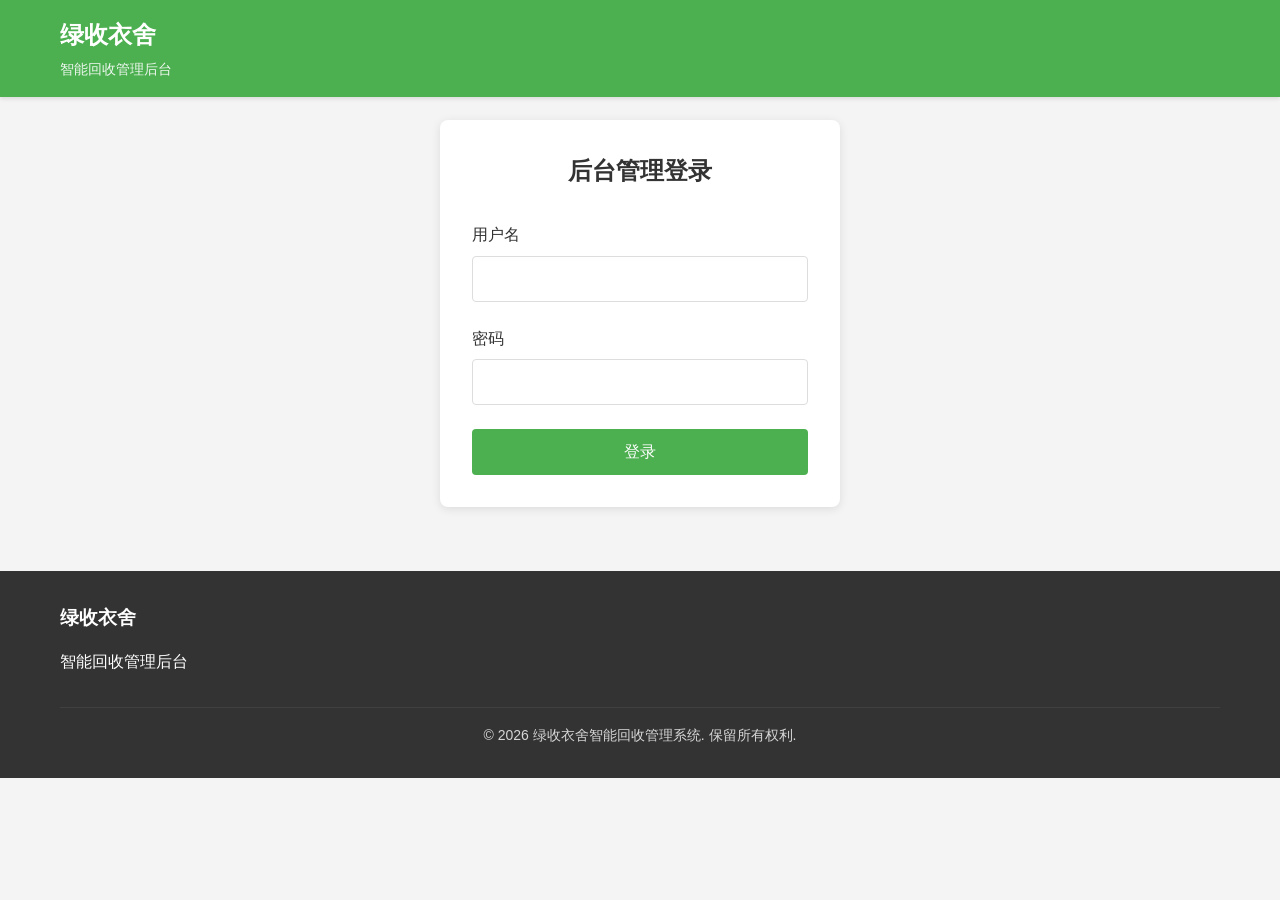
<file: index.html>
<!DOCTYPE html>
<html lang="zh-CN">
<head>
    <meta charset="UTF-8">
    <meta name="viewport" content="width=device-width, initial-scale=1.0">
    <title>智能回收机后台管理系统 - 登录</title>
    <link rel="stylesheet" href="style.css">
    <style>
        /* 后台登录页面样式 */
        .admin-auth-container {
            margin-top: 120px;
            margin-bottom: 4rem;
        }
        
        .admin-auth-form {
            max-width: 400px;
            margin: 0 auto;
            background-color: #fff;
            padding: 2rem;
            border-radius: 8px;
            box-shadow: 0 2px 10px rgba(0,0,0,0.1);
        }
        
        .admin-auth-form h2 {
            text-align: center;
            margin-bottom: 2rem;
            color: #333;
        }
        
        .form-group {
            margin-bottom: 1.5rem;
        }
        
        .form-group label {
            display: block;
            margin-bottom: 0.5rem;
            color: #333;
            font-weight: 500;
        }
        
        .form-group input {
            width: 100%;
            padding: 0.8rem;
            border: 1px solid #ddd;
            border-radius: 4px;
            font-size: 1rem;
        }
        
        .form-group input:focus {
            outline: none;
            border-color: #4CAF50;
        }
        
        .form-button {
            width: 100%;
            padding: 0.8rem;
            background-color: #4CAF50;
            color: #fff;
            border: none;
            border-radius: 4px;
            font-size: 1rem;
            font-weight: 500;
            cursor: pointer;
            transition: background-color 0.3s;
        }
        
        .form-button:hover {
            background-color: #45a049;
        }
    </style>
</head>
<body>
    <!-- 导航栏 -->
    <nav class="navbar">
        <div class="container">
            <div class="logo">
                <h1>绿收衣舍</h1>
                <p>智能回收管理后台</p>
            </div>
        </div>
    </nav>

    <!-- 登录表单 -->
    <div class="admin-auth-container">
        <div class="admin-auth-form">
            <h2>后台管理登录</h2>
            <form id="adminLoginForm">
                <div class="form-group">
                    <label for="admin-username">用户名</label>
                    <input type="text" id="admin-username" name="username" required>
                </div>
                <div class="form-group">
                    <label for="admin-password">密码</label>
                    <input type="password" id="admin-password" name="password" required>
                </div>
                <button type="submit" class="form-button">登录</button>
            </form>
        </div>
    </div>

    <!-- 页脚 -->
    <footer class="footer">
        <div class="container">
            <div class="footer-content">
                <div class="footer-info">
                    <h3>绿收衣舍</h3>
                    <p>智能回收管理后台</p>
                </div>
            </div>
            <div class="footer-bottom">
                <p>&copy; 2026 绿收衣舍智能回收管理系统. 保留所有权利.</p>
            </div>
        </div>
    </footer>

    <script src="script.js"></script>
</body>
</html>
</file>
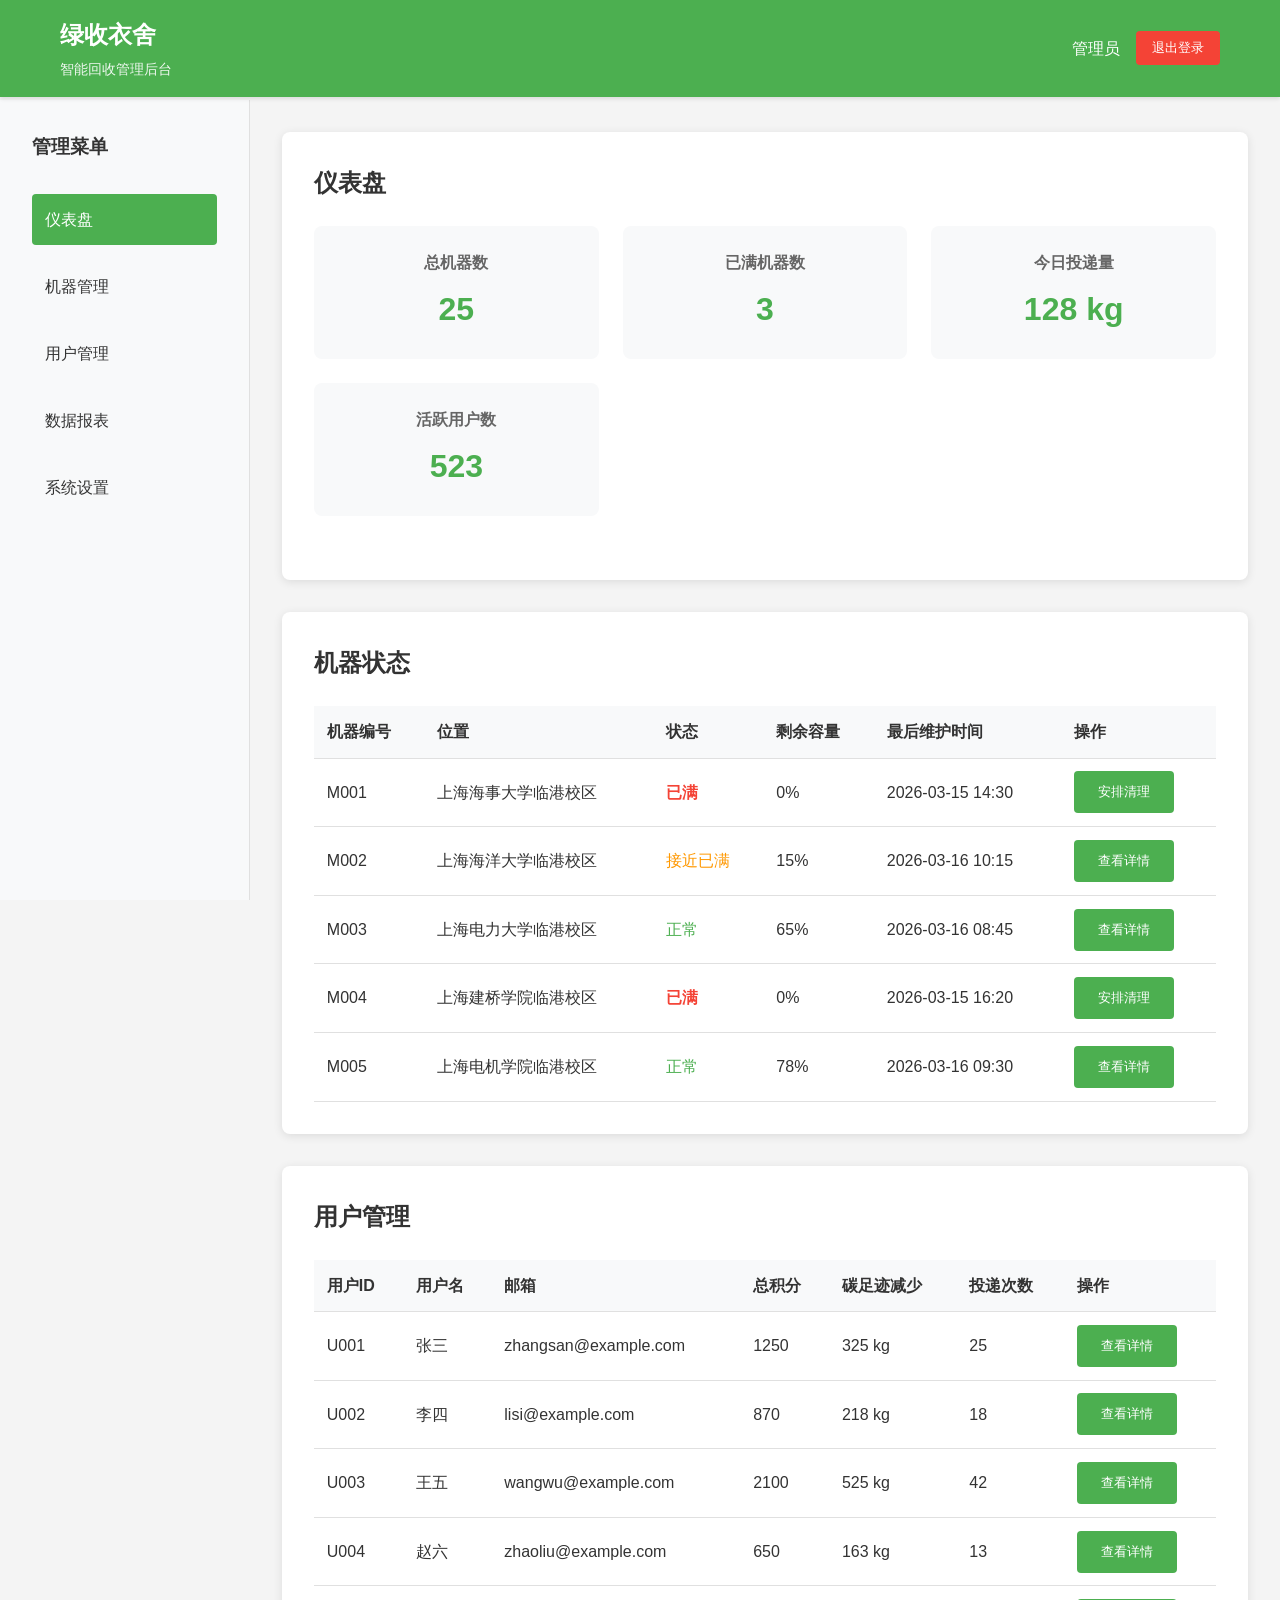
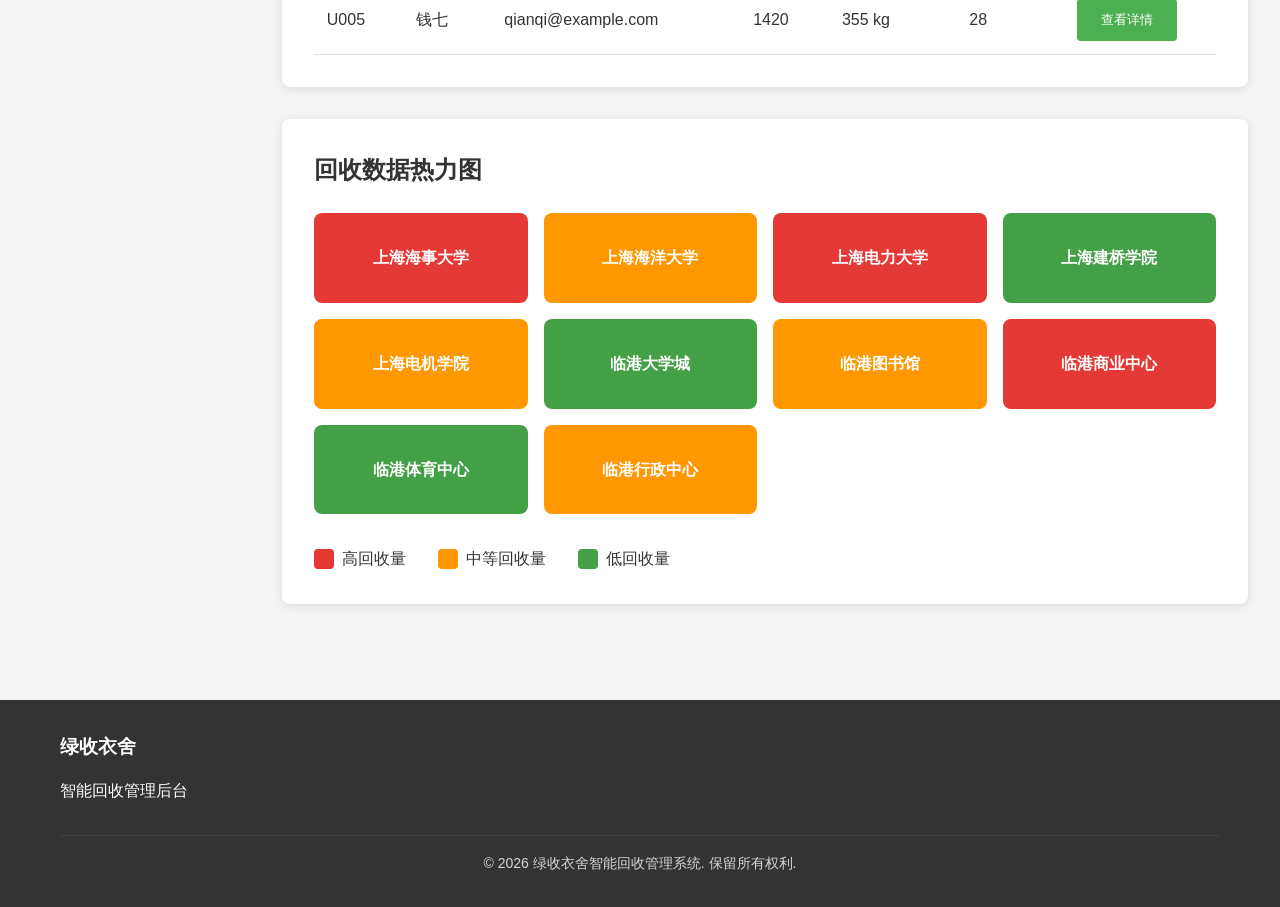
<file: admin-dashboard.html>
<!DOCTYPE html>
<html lang="zh-CN">
<head>
    <meta charset="UTF-8">
    <meta name="viewport" content="width=device-width, initial-scale=1.0">
    <title>智能回收机后台管理系统</title>
    <link rel="stylesheet" href="style.css">
    <style>
        /* 后台管理页面样式 */
        .admin-container {
            margin-top: 100px;
            min-height: 80vh;
        }
        
        .admin-sidebar {
            width: 250px;
            background-color: #f8f9fa;
            border-right: 1px solid #e0e0e0;
            padding: 2rem;
            height: calc(100vh - 100px);
            position: fixed;
            top: 100px;
            left: 0;
            overflow-y: auto;
        }
        
        .admin-sidebar h3 {
            margin-bottom: 2rem;
            color: #333;
        }
        
        .admin-sidebar ul {
            list-style: none;
            padding: 0;
        }
        
        .admin-sidebar li {
            margin-bottom: 1rem;
        }
        
        .admin-sidebar a {
            display: block;
            padding: 0.8rem;
            text-decoration: none;
            color: #333;
            border-radius: 4px;
            transition: background-color 0.3s;
        }
        
        .admin-sidebar a:hover,
        .admin-sidebar a.active {
            background-color: #4CAF50;
            color: #fff;
        }
        
        .admin-content {
            margin-left: 250px;
            padding: 2rem;
        }
        
        .admin-card {
            background-color: #fff;
            border-radius: 8px;
            box-shadow: 0 2px 10px rgba(0,0,0,0.1);
            padding: 2rem;
            margin-bottom: 2rem;
        }
        
        .admin-card h2 {
            margin-bottom: 1.5rem;
            color: #333;
        }
        
        .stats-grid {
            display: grid;
            grid-template-columns: repeat(auto-fit, minmax(250px, 1fr));
            gap: 1.5rem;
            margin-bottom: 2rem;
        }
        
        .stat-card {
            background-color: #f8f9fa;
            padding: 1.5rem;
            border-radius: 8px;
            text-align: center;
        }
        
        .stat-card h3 {
            margin-bottom: 0.5rem;
            color: #666;
            font-size: 1rem;
        }
        
        .stat-card p {
            font-size: 2rem;
            font-weight: bold;
            color: #4CAF50;
        }
        
        .machine-status table,
        .user-table table {
            width: 100%;
            border-collapse: collapse;
            margin-top: 1rem;
        }
        
        .machine-status th,
        .machine-status td,
        .user-table th,
        .user-table td {
            padding: 0.8rem;
            text-align: left;
            border-bottom: 1px solid #e0e0e0;
        }
        
        .machine-status th,
        .user-table th {
            background-color: #f8f9fa;
            font-weight: 600;
        }
        
        .status-full {
            color: #f44336;
            font-weight: bold;
        }
        
        .status-normal {
            color: #4CAF50;
        }
        
        .status-warning {
            color: #ff9800;
        }
        
        .logout-btn {
            display: inline-block;
            padding: 0.5rem 1rem;
            background-color: #f44336;
            color: #fff;
            border: none;
            border-radius: 4px;
            cursor: pointer;
            transition: background-color 0.3s;
        }
        
        .logout-btn:hover {
            background-color: #d32f2f;
        }
        
        /* 热力图样式 */
        .heatmap-container {
            margin-top: 1rem;
        }
        
        .heatmap-grid {
            display: grid;
            grid-template-columns: repeat(auto-fit, minmax(200px, 1fr));
            gap: 1rem;
            margin-bottom: 2rem;
        }
        
        .heatmap-cell {
            padding: 2rem;
            border-radius: 8px;
            text-align: center;
            font-weight: 600;
            color: #fff;
        }
        
        .heatmap-cell.high {
            background-color: #e53935;
        }
        
        .heatmap-cell.medium {
            background-color: #ff9800;
        }
        
        .heatmap-cell.low {
            background-color: #43a047;
        }
        
        .heatmap-legend {
            display: flex;
            gap: 2rem;
            margin-top: 1rem;
        }
        
        .legend-item {
            display: flex;
            align-items: center;
            gap: 0.5rem;
        }
        
        .legend-color {
            width: 20px;
            height: 20px;
            border-radius: 4px;
        }
        
        .legend-color.high {
            background-color: #e53935;
        }
        
        .legend-color.medium {
            background-color: #ff9800;
        }
        
        .legend-color.low {
            background-color: #43a047;
        }
    </style>
</head>
<body>
    <!-- 导航栏 -->
    <nav class="navbar">
        <div class="container">
            <div class="logo">
                <h1>绿收衣舍</h1>
                <p>智能回收管理后台</p>
            </div>
            <div class="nav-links">
                <span>管理员</span>
                <button class="logout-btn" onclick="logout()">退出登录</button>
            </div>
        </div>
    </nav>

    <!-- 后台管理容器 -->
    <div class="admin-container">
        <!-- 侧边栏 -->
        <div class="admin-sidebar">
            <h3>管理菜单</h3>
            <ul>
                <li><a href="#dashboard" class="active">仪表盘</a></li>
                <li><a href="#machines">机器管理</a></li>
                <li><a href="#users">用户管理</a></li>
                <li><a href="#reports">数据报表</a></li>
                <li><a href="#settings">系统设置</a></li>
            </ul>
        </div>

        <!-- 主内容区 -->
        <div class="admin-content">
            <!-- 仪表盘 -->
            <div id="dashboard" class="admin-card">
                <h2>仪表盘</h2>
                <div class="stats-grid">
                    <div class="stat-card">
                        <h3>总机器数</h3>
                        <p>25</p>
                    </div>
                    <div class="stat-card">
                        <h3>已满机器数</h3>
                        <p>3</p>
                    </div>
                    <div class="stat-card">
                        <h3>今日投递量</h3>
                        <p>128 kg</p>
                    </div>
                    <div class="stat-card">
                        <h3>活跃用户数</h3>
                        <p>523</p>
                    </div>
                </div>
            </div>

            <!-- 机器状态 -->
            <div id="machines" class="admin-card">
                <h2>机器状态</h2>
                <div class="machine-status">
                    <table>
                        <thead>
                            <tr>
                                <th>机器编号</th>
                                <th>位置</th>
                                <th>状态</th>
                                <th>剩余容量</th>
                                <th>最后维护时间</th>
                                <th>操作</th>
                            </tr>
                        </thead>
                        <tbody>
                            <tr>
                                <td>M001</td>
                                <td>上海海事大学临港校区</td>
                                <td class="status-full">已满</td>
                                <td>0%</td>
                                <td>2026-03-15 14:30</td>
                                <td><button class="btn">安排清理</button></td>
                            </tr>
                            <tr>
                                <td>M002</td>
                                <td>上海海洋大学临港校区</td>
                                <td class="status-warning">接近已满</td>
                                <td>15%</td>
                                <td>2026-03-16 10:15</td>
                                <td><button class="btn">查看详情</button></td>
                            </tr>
                            <tr>
                                <td>M003</td>
                                <td>上海电力大学临港校区</td>
                                <td class="status-normal">正常</td>
                                <td>65%</td>
                                <td>2026-03-16 08:45</td>
                                <td><button class="btn">查看详情</button></td>
                            </tr>
                            <tr>
                                <td>M004</td>
                                <td>上海建桥学院临港校区</td>
                                <td class="status-full">已满</td>
                                <td>0%</td>
                                <td>2026-03-15 16:20</td>
                                <td><button class="btn">安排清理</button></td>
                            </tr>
                            <tr>
                                <td>M005</td>
                                <td>上海电机学院临港校区</td>
                                <td class="status-normal">正常</td>
                                <td>78%</td>
                                <td>2026-03-16 09:30</td>
                                <td><button class="btn">查看详情</button></td>
                            </tr>
                        </tbody>
                    </table>
                </div>
            </div>

            <!-- 用户管理 -->
            <div id="users" class="admin-card">
                <h2>用户管理</h2>
                <div class="user-table">
                    <table>
                        <thead>
                            <tr>
                                <th>用户ID</th>
                                <th>用户名</th>
                                <th>邮箱</th>
                                <th>总积分</th>
                                <th>碳足迹减少</th>
                                <th>投递次数</th>
                                <th>操作</th>
                            </tr>
                        </thead>
                        <tbody>
                            <tr>
                                <td>U001</td>
                                <td>张三</td>
                                <td>zhangsan@example.com</td>
                                <td>1250</td>
                                <td>325 kg</td>
                                <td>25</td>
                                <td><button class="btn">查看详情</button></td>
                            </tr>
                            <tr>
                                <td>U002</td>
                                <td>李四</td>
                                <td>lisi@example.com</td>
                                <td>870</td>
                                <td>218 kg</td>
                                <td>18</td>
                                <td><button class="btn">查看详情</button></td>
                            </tr>
                            <tr>
                                <td>U003</td>
                                <td>王五</td>
                                <td>wangwu@example.com</td>
                                <td>2100</td>
                                <td>525 kg</td>
                                <td>42</td>
                                <td><button class="btn">查看详情</button></td>
                            </tr>
                            <tr>
                                <td>U004</td>
                                <td>赵六</td>
                                <td>zhaoliu@example.com</td>
                                <td>650</td>
                                <td>163 kg</td>
                                <td>13</td>
                                <td><button class="btn">查看详情</button></td>
                            </tr>
                            <tr>
                                <td>U005</td>
                                <td>钱七</td>
                                <td>qianqi@example.com</td>
                                <td>1420</td>
                                <td>355 kg</td>
                                <td>28</td>
                                <td><button class="btn">查看详情</button></td>
                            </tr>
                        </tbody>
                    </table>
                </div>
            </div>

            <!-- 回收数据热力图 -->
            <div id="reports" class="admin-card">
                <h2>回收数据热力图</h2>
                <div class="heatmap-container">
                    <div class="heatmap-grid">
                        <!-- 热力图网格 -->
                        <div class="heatmap-cell high">上海海事大学</div>
                        <div class="heatmap-cell medium">上海海洋大学</div>
                        <div class="heatmap-cell high">上海电力大学</div>
                        <div class="heatmap-cell low">上海建桥学院</div>
                        <div class="heatmap-cell medium">上海电机学院</div>
                        <div class="heatmap-cell low">临港大学城</div>
                        <div class="heatmap-cell medium">临港图书馆</div>
                        <div class="heatmap-cell high">临港商业中心</div>
                        <div class="heatmap-cell low">临港体育中心</div>
                        <div class="heatmap-cell medium">临港行政中心</div>
                    </div>
                    <div class="heatmap-legend">
                        <div class="legend-item">
                            <div class="legend-color high"></div>
                            <span>高回收量</span>
                        </div>
                        <div class="legend-item">
                            <div class="legend-color medium"></div>
                            <span>中等回收量</span>
                        </div>
                        <div class="legend-item">
                            <div class="legend-color low"></div>
                            <span>低回收量</span>
                        </div>
                    </div>
                </div>
            </div>
        </div>
    </div>

    <!-- 页脚 -->
    <footer class="footer">
        <div class="container">
            <div class="footer-content">
                <div class="footer-info">
                    <h3>绿收衣舍</h3>
                    <p>智能回收管理后台</p>
                </div>
            </div>
            <div class="footer-bottom">
                <p>&copy; 2026 绿收衣舍智能回收管理系统. 保留所有权利.</p>
            </div>
        </div>
    </footer>

    <script src="script.js"></script>
</body>
</html>
</file>
<file: style.css>
/* 全局样式 */
* {
    margin: 0;
    padding: 0;
    box-sizing: border-box;
}

body {
    font-family: Arial, sans-serif;
    line-height: 1.6;
    color: #333;
    background-color: #f4f4f4;
}

.container {
    max-width: 1200px;
    margin: 0 auto;
    padding: 0 20px;
}

/* 导航栏 */
.navbar {
    background-color: #4CAF50;
    color: #fff;
    padding: 1rem 0;
    position: fixed;
    top: 0;
    left: 0;
    right: 0;
    z-index: 1000;
    box-shadow: 0 2px 4px rgba(0,0,0,0.1);
    transition: all 0.3s ease;
}

.navbar .container {
    display: flex;
    justify-content: space-between;
    align-items: center;
}

.logo h1 {
    font-size: 1.5rem;
    margin-bottom: 0.25rem;
}

.logo p {
    font-size: 0.875rem;
    opacity: 0.9;
}

.nav-links {
    display: flex;
    align-items: center;
    gap: 1rem;
}

.nav-links a {
    color: #fff;
    text-decoration: none;
    font-weight: 500;
    transition: color 0.3s ease;
}

.nav-links a:hover {
    color: #f0f0f0;
}

/* 按钮样式 */
.btn {
    display: inline-block;
    padding: 0.75rem 1.5rem;
    background-color: #4CAF50;
    color: #fff;
    border: none;
    border-radius: 4px;
    font-weight: 500;
    text-decoration: none;
    cursor: pointer;
    transition: background-color 0.3s ease;
}

.btn:hover {
    background-color: #45a049;
}

.btn-secondary {
    background-color: #666;
}

.btn-secondary:hover {
    background-color: #555;
}

/* 页脚 */
.footer {
    background-color: #333;
    color: #fff;
    padding: 2rem 0;
    margin-top: 2rem;
}

.footer-content {
    display: flex;
    justify-content: space-between;
    flex-wrap: wrap;
    gap: 2rem;
    margin-bottom: 2rem;
}

.footer-info h3 {
    margin-bottom: 1rem;
}

.footer-bottom {
    text-align: center;
    padding-top: 1rem;
    border-top: 1px solid #444;
    font-size: 0.875rem;
    opacity: 0.8;
}

/* 后台登录页面样式 */
.admin-auth-container {
    margin-top: 120px;
    margin-bottom: 4rem;
}

.admin-auth-form {
    max-width: 400px;
    margin: 0 auto;
    background-color: #fff;
    padding: 2rem;
    border-radius: 8px;
    box-shadow: 0 2px 10px rgba(0,0,0,0.1);
}

.admin-auth-form h2 {
    text-align: center;
    margin-bottom: 2rem;
    color: #333;
}

.form-group {
    margin-bottom: 1.5rem;
}

.form-group label {
    display: block;
    margin-bottom: 0.5rem;
    color: #333;
    font-weight: 500;
}

.form-group input {
    width: 100%;
    padding: 0.8rem;
    border: 1px solid #ddd;
    border-radius: 4px;
    font-size: 1rem;
}

.form-group input:focus {
    outline: none;
    border-color: #4CAF50;
}

.form-button {
    width: 100%;
    padding: 0.8rem;
    background-color: #4CAF50;
    color: #fff;
    border: none;
    border-radius: 4px;
    font-size: 1rem;
    font-weight: 500;
    cursor: pointer;
    transition: background-color 0.3s;
}

.form-button:hover {
    background-color: #45a049;
}

/* 后台管理页面样式 */
.admin-container {
    margin-top: 100px;
    min-height: 80vh;
}

.admin-sidebar {
    width: 250px;
    background-color: #f8f9fa;
    border-right: 1px solid #e0e0e0;
    padding: 2rem;
    height: calc(100vh - 100px);
    position: fixed;
    top: 100px;
    left: 0;
    overflow-y: auto;
}

.admin-sidebar h3 {
    margin-bottom: 2rem;
    color: #333;
}

.admin-sidebar ul {
    list-style: none;
    padding: 0;
}

.admin-sidebar li {
    margin-bottom: 1rem;
}

.admin-sidebar a {
    display: block;
    padding: 0.8rem;
    text-decoration: none;
    color: #333;
    border-radius: 4px;
    transition: background-color 0.3s;
}

.admin-sidebar a:hover,
.admin-sidebar a.active {
    background-color: #4CAF50;
    color: #fff;
}

.admin-content {
    margin-left: 250px;
    padding: 2rem;
}

.admin-card {
    background-color: #fff;
    border-radius: 8px;
    box-shadow: 0 2px 10px rgba(0,0,0,0.1);
    padding: 2rem;
    margin-bottom: 2rem;
}

.admin-card h2 {
    margin-bottom: 1.5rem;
    color: #333;
}

.stats-grid {
    display: grid;
    grid-template-columns: repeat(auto-fit, minmax(250px, 1fr));
    gap: 1.5rem;
    margin-bottom: 2rem;
}

.stat-card {
    background-color: #f8f9fa;
    padding: 1.5rem;
    border-radius: 8px;
    text-align: center;
}

.stat-card h3 {
    margin-bottom: 0.5rem;
    color: #666;
    font-size: 1rem;
}

.stat-card p {
    font-size: 2rem;
    font-weight: bold;
    color: #4CAF50;
}

.machine-status table,
.user-table table {
    width: 100%;
    border-collapse: collapse;
    margin-top: 1rem;
}

.machine-status th,
.machine-status td,
.user-table th,
.user-table td {
    padding: 0.8rem;
    text-align: left;
    border-bottom: 1px solid #e0e0e0;
}

.machine-status th,
.user-table th {
    background-color: #f8f9fa;
    font-weight: 600;
}

.status-full {
    color: #f44336;
    font-weight: bold;
}

.status-normal {
    color: #4CAF50;
}

.status-warning {
    color: #ff9800;
}

.logout-btn {
    display: inline-block;
    padding: 0.5rem 1rem;
    background-color: #f44336;
    color: #fff;
    border: none;
    border-radius: 4px;
    cursor: pointer;
    transition: background-color 0.3s;
}

.logout-btn:hover {
    background-color: #d32f2f;
}

/* 热力图样式 */
.heatmap-container {
    margin-top: 1rem;
}

.heatmap-grid {
    display: grid;
    grid-template-columns: repeat(auto-fit, minmax(200px, 1fr));
    gap: 1rem;
    margin-bottom: 2rem;
}

.heatmap-cell {
    padding: 2rem;
    border-radius: 8px;
    text-align: center;
    font-weight: 600;
    color: #fff;
}

.heatmap-cell.high {
    background-color: #e53935;
}

.heatmap-cell.medium {
    background-color: #ff9800;
}

.heatmap-cell.low {
    background-color: #43a047;
}

.heatmap-legend {
    display: flex;
    gap: 2rem;
    margin-top: 1rem;
}

.legend-item {
    display: flex;
    align-items: center;
    gap: 0.5rem;
}

.legend-color {
    width: 20px;
    height: 20px;
    border-radius: 4px;
}

.legend-color.high {
    background-color: #e53935;
}

.legend-color.medium {
    background-color: #ff9800;
}

.legend-color.low {
    background-color: #43a047;
}

/* 响应式设计 */
@media (max-width: 768px) {
    .navbar .container {
        flex-direction: column;
        gap: 1rem;
    }

    .nav-links {
        flex-wrap: wrap;
        justify-content: center;
    }

    .hero .container {
        flex-direction: column;
        text-align: center;
    }

    .footer-content {
        flex-direction: column;
        gap: 1.5rem;
    }

    .admin-sidebar {
        width: 100%;
        height: auto;
        position: relative;
        top: 0;
        border-right: none;
        border-bottom: 1px solid #e0e0e0;
    }

    .admin-content {
        margin-left: 0;
    }

    .stats-grid {
        grid-template-columns: 1fr;
    }

    .heatmap-grid {
        grid-template-columns: repeat(2, 1fr);
    }

    .heatmap-legend {
        flex-wrap: wrap;
    }
}
</file>
